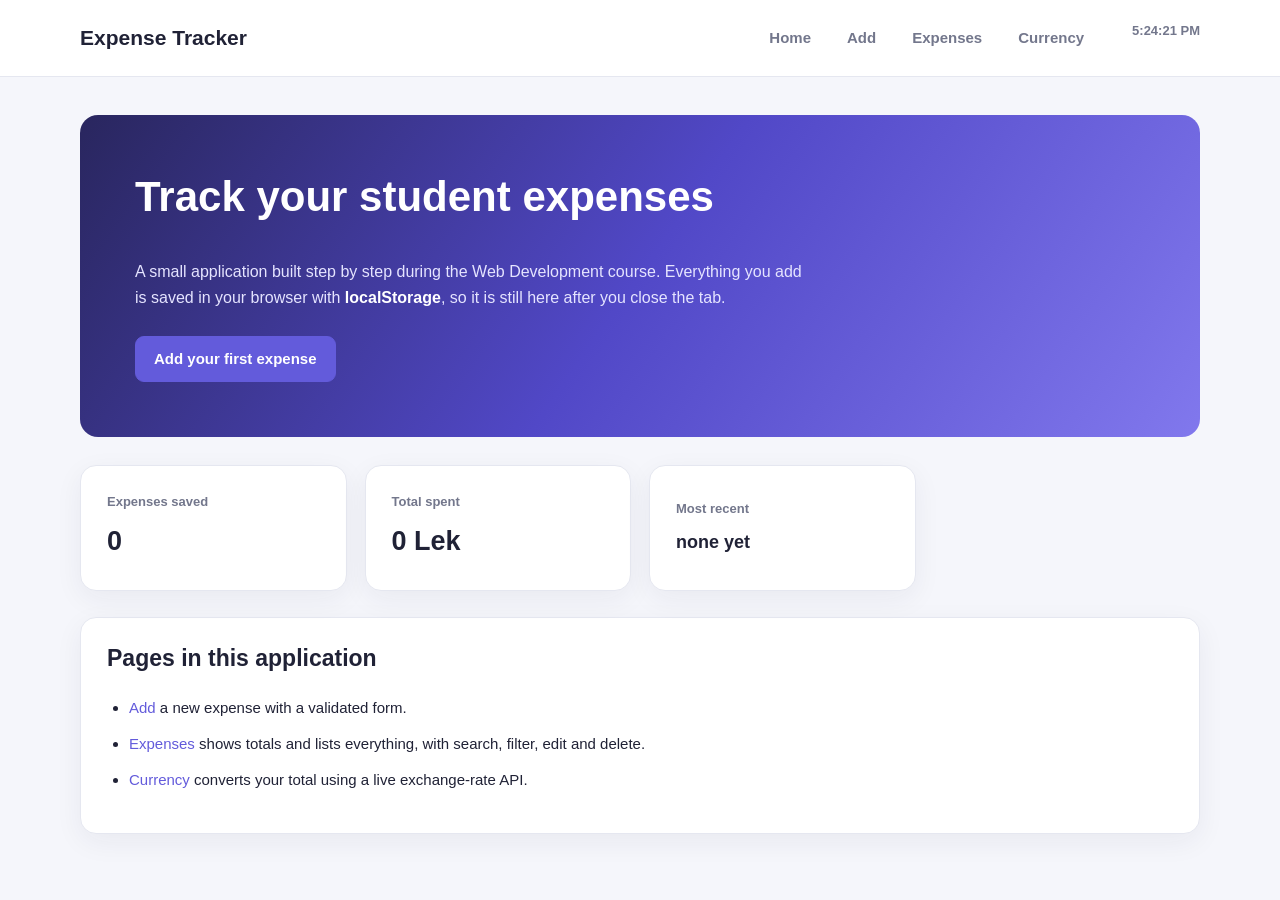
<file: index.html>
<!DOCTYPE html>
<html lang="en">
<head>
  <meta charset="UTF-8">
  <meta name="viewport" content="width=device-width, initial-scale=1.0">
  <link rel="stylesheet" href="css/style.css">
  <title>Expense Tracker</title>
</head>
<body>

    <script src="js/storage.js" defer></script>
    <script src="js/common.js" defer></script>
    <script src="js/index.js" defer></script>

  <header class="site-header">
    <div class="container header-row">
      <a class="brand" href="index.html">Expense Tracker</a>
      <nav class="nav">
        <a href="index.html">Home</a>
        <a href="add.html">Add</a>
        <a href="expenses.html">Expenses</a>
        <a href="currency.html">Currency</a>
      </nav>
      <p class="clock" id="clock">--:--:--</p>
    </div>
  </header>

  <main class="container page">

    <section class="hero">
      <h1>Track your student expenses</h1>
      <p>
        A small application built step by step during the Web Development course.
        Everything you add is saved in your browser with <strong>localStorage</strong>,
        so it is still here after you close the tab.
      </p>
      <a class="btn btn-primary btn-inline" href="add.html">Add your first expense</a>
    </section>

    <!-- Quick stats filled by js/index.js -->
    <section class="stats">
      <div class="card stat">
        <span class="stat-label">Expenses saved</span>
        <span class="stat-value" id="stat-count">0</span>
      </div>
      <div class="card stat">
        <span class="stat-label">Total spent</span>
        <span class="stat-value" id="stat-total">0 Lek</span>
      </div>
      <div class="card stat">
        <span class="stat-label">Most recent</span>
        <span class="stat-value stat-small" id="stat-latest">none yet</span>
      </div>
    </section>

    <section class="card">
      <h2>Pages in this application</h2>
      <ul class="page-list">
        <li><a href="add.html">Add</a> a new expense with a validated form.</li>
        <li><a href="expenses.html">Expenses</a> shows totals and lists everything, with search, filter, edit and delete.</li>
        <li><a href="currency.html">Currency</a> converts your total using a live exchange-rate API.</li>
      </ul>
    </section>

  </main>

  <div class="toast" id="toast"></div>
</body>
</html>
</file>
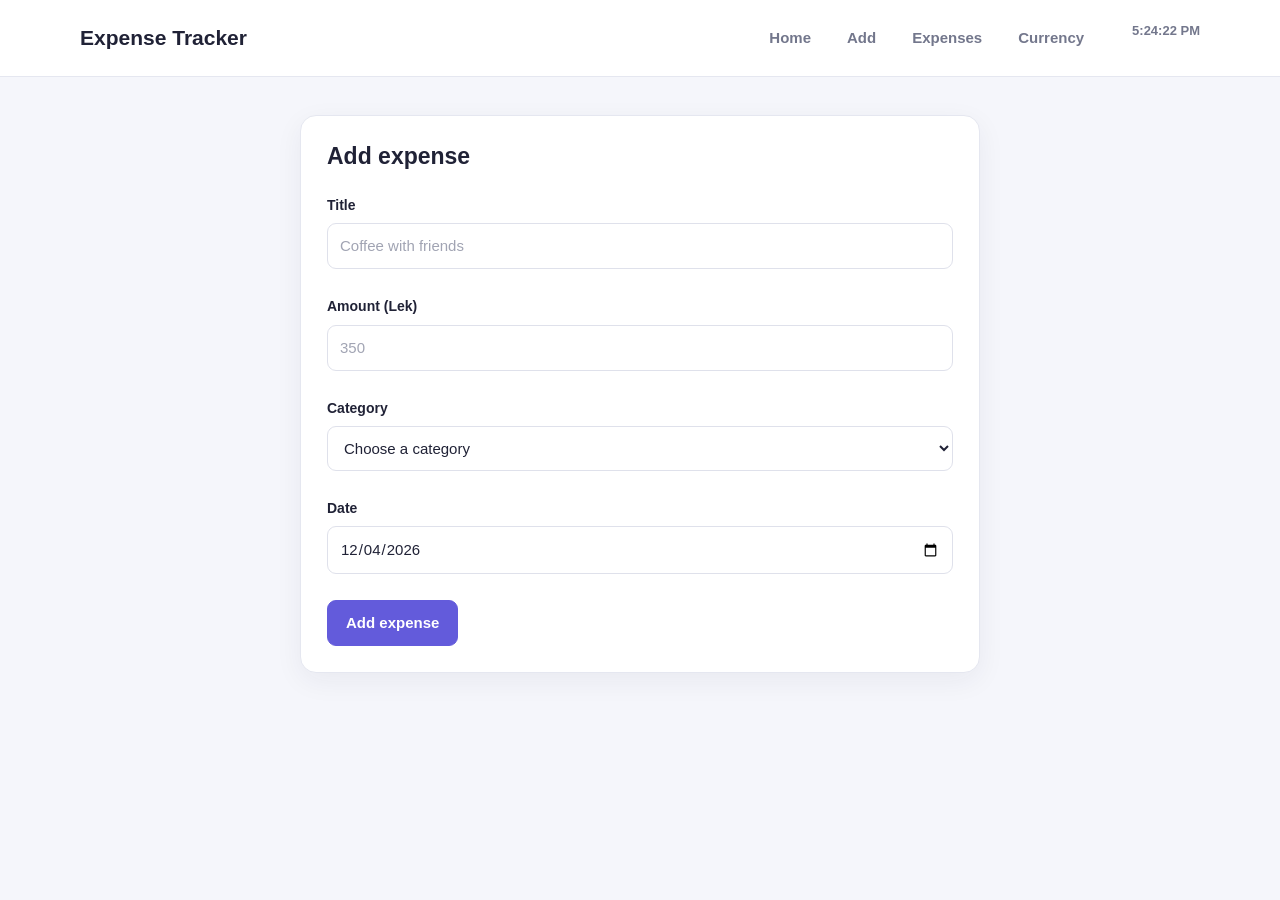
<file: add.html>
<!DOCTYPE html>
<html lang="en">
<head>
  <meta charset="UTF-8">
  <meta name="viewport" content="width=device-width, initial-scale=1.0">
  <link rel="stylesheet" href="css/style.css">
  <title>Add expense</title>
</head>
<body>

    <script src="js/storage.js" defer></script>
    <script src="js/common.js" defer></script>
    <script src="js/add.js" defer></script>

  <header class="site-header">
    <div class="container header-row">
      <a class="brand" href="index.html">Expense Tracker</a>
      <nav class="nav">
        <a href="index.html">Home</a>
        <a href="add.html">Add</a>
        <a href="expenses.html">Expenses</a>
        <a href="currency.html">Currency</a>
      </nav>
      <p class="clock" id="clock">--:--:--</p>
    </div>
  </header>

  <main class="container page narrow">

    <section class="card">
      <h2>Add expense</h2>

      <form id="expense-form" novalidate>
        <div class="field">
          <label for="title">Title</label>
          <input type="text" id="title" name="title" placeholder="Coffee with friends" required>
          <small class="error" data-for="title"></small>
        </div>

        <div class="field">
          <label for="amount">Amount (Lek)</label>
          <input type="number" id="amount" name="amount" min="1" step="1" placeholder="350" required>
          <small class="error" data-for="amount"></small>
        </div>

        <div class="field">
          <label for="category">Category</label>
          <select id="category" name="category" required>
            <option value="">Choose a category</option>
            <option value="Food">Food</option>
            <option value="Transport">Transport</option>
            <option value="Books">Books</option>
            <option value="Rent">Rent</option>
            <option value="Fun">Fun</option>
            <option value="Other">Other</option>
          </select>
          <small class="error" data-for="category"></small>
        </div>

        <div class="field">
          <label for="date">Date</label>
          <input type="date" id="date" name="date" required>
          <small class="error" data-for="date"></small>
        </div>

        <button type="submit" class="btn btn-primary">Add expense</button>
      </form>
    </section>

    <!-- Hidden until the first expense is added on this visit -->
    <section class="card" id="recent" style="display: none;">
      <h2>Added just now</h2>
      <ul class="simple-list" id="recent-list"></ul>
      <p class="hint">See all expenses on the <a href="expenses.html">Expenses</a> page.</p>
    </section>

  </main>

  <div class="toast" id="toast"></div>

</body>
</html>
</file>
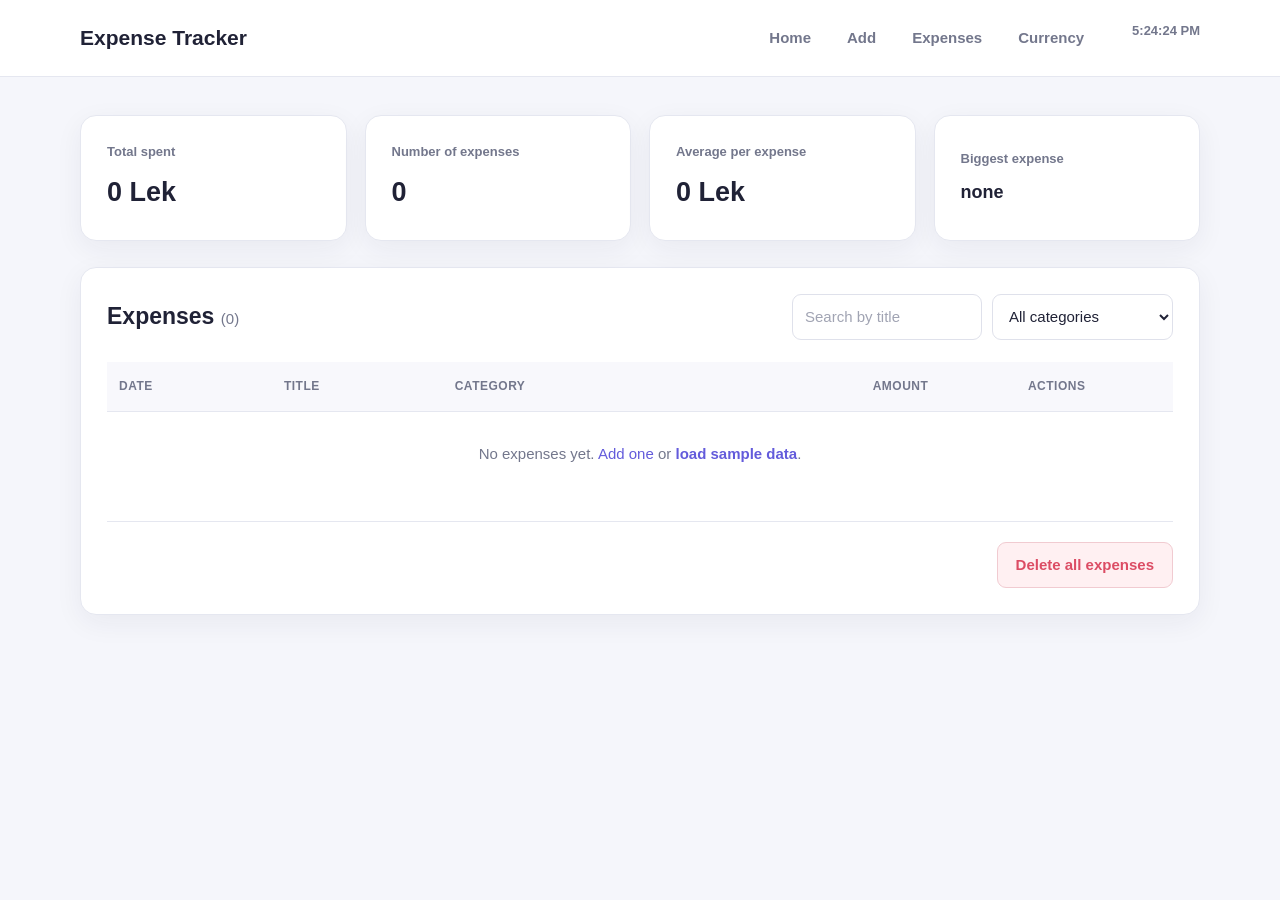
<file: expenses.html>
<!DOCTYPE html>
<html lang="en">
<head>
  <meta charset="UTF-8">
  <meta name="viewport" content="width=device-width, initial-scale=1.0">
  <link rel="stylesheet" href="css/style.css">
  <title>Expenses</title>
</head>
<body>

    <script src="js/storage.js" defer></script>
    <script src="js/common.js" defer></script>
    <script src="js/expenses.js" defer></script>

  <header class="site-header">
    <div class="container header-row">
      <a class="brand" href="index.html">Expense Tracker</a>
      <nav class="nav">
        <a href="index.html">Home</a>
        <a href="add.html">Add</a>
        <a href="expenses.html">Expenses</a>
        <a href="currency.html">Currency</a>
      </nav>
      <p class="clock" id="clock">--:--:--</p>
    </div>
  </header>

  <main class="container page">

    <!-- Quick stats, updated by js/expenses.js -->
    <section class="stats">
      <div class="card stat">
        <span class="stat-label">Total spent</span>
        <span class="stat-value" id="stat-total">0 Lek</span>
      </div>
      <div class="card stat">
        <span class="stat-label">Number of expenses</span>
        <span class="stat-value" id="stat-count">0</span>
      </div>
      <div class="card stat">
        <span class="stat-label">Average per expense</span>
        <span class="stat-value" id="stat-average">0 Lek</span>
      </div>
      <div class="card stat">
        <span class="stat-label">Biggest expense</span>
        <span class="stat-value stat-small" id="stat-biggest">none</span>
      </div>
    </section>

    <section class="card">
      <div class="toolbar">
        <h2>Expenses <span class="count" id="count"></span></h2>
        <div class="toolbar-controls">
          <input type="search" id="search" placeholder="Search by title">
          <select id="filter-category">
            <option value="">All categories</option>
            <option value="Food">Food</option>
            <option value="Transport">Transport</option>
            <option value="Books">Books</option>
            <option value="Rent">Rent</option>
            <option value="Fun">Fun</option>
            <option value="Other">Other</option>
          </select>
        </div>
      </div>

      <table class="expense-table">
        <thead>
          <tr>
            <th>Date</th>
            <th>Title</th>
            <th>Category</th>
            <th class="num">Amount</th>
            <th class="actions">Actions</th>
          </tr>
        </thead>
        <tbody id="expense-list">
          <!-- rows are rendered by js/expenses.js -->
        </tbody>
      </table>

      <p class="empty" id="empty-message">
        No expenses yet. <a href="add.html">Add one</a> or
        <button type="button" class="link-btn" id="load-sample">load sample data</button>.
      </p>

      <div class="danger-zone">
        <button type="button" class="btn btn-danger" id="clear-all">Delete all expenses</button>
      </div>
    </section>

  </main>

  <!-- Edit modal: hidden until JavaScript adds the "open" class -->
  <div class="modal-overlay" id="edit-modal">
    <div class="modal">
      <h2>Edit expense</h2>
      <form id="edit-form" novalidate>
        <input type="hidden" id="edit-id">

        <div class="field">
          <label for="edit-title">Title</label>
          <input type="text" id="edit-title" name="title" required>
          <small class="error" data-for="title"></small>
        </div>

        <div class="field">
          <label for="edit-amount">Amount (Lek)</label>
          <input type="number" id="edit-amount" name="amount" min="1" step="1" required>
          <small class="error" data-for="amount"></small>
        </div>

        <div class="field">
          <label for="edit-category">Category</label>
          <select id="edit-category" name="category" required>
            <option value="Food">Food</option>
            <option value="Transport">Transport</option>
            <option value="Books">Books</option>
            <option value="Rent">Rent</option>
            <option value="Fun">Fun</option>
            <option value="Other">Other</option>
          </select>
          <small class="error" data-for="category"></small>
        </div>

        <div class="field">
          <label for="edit-date">Date</label>
          <input type="date" id="edit-date" name="date" required>
          <small class="error" data-for="date"></small>
        </div>

        <div class="modal-actions">
          <button type="button" class="btn" id="cancel-edit">Cancel</button>
          <button type="submit" class="btn btn-primary">Save changes</button>
        </div>
      </form>
    </div>
  </div>

  <div class="toast" id="toast"></div>
</body>
</html>
</file>
<file: css/style.css>
/* ================================
   EXPENSE TRACKER - STYLE.CSS
================================ */

/* 1. Global styles */
:root {
  --primary: #635bdb;
  --primary-dark: #5148c7;
  --background: #f5f6fb;
  --white: #ffffff;
  --text: #202236;
  --muted: #73778c;
  --border: #e5e7f0;
  --danger: #dc4c64;
  --success: #21875a;
  --shadow: 0 8px 28px rgba(31, 35, 70, 0.06);
}

* {
  box-sizing: border-box;
}

body {
  margin: 0;
  background: var(--background);
  color: var(--text);
  font-family: Arial, sans-serif;
  font-size: 15px;
  line-height: 1.6;
}

button,
input,
select {
  font: inherit;
}

a {
  color: var(--primary);
  text-decoration: none;
}

a:hover {
  color: var(--primary-dark);
}

/* 2. Layout */
.container {
  width: min(1120px, calc(100% - 40px));
  margin: 0 auto;
}

.page {
  padding-top: 38px;
  padding-bottom: 60px;
}

.page.narrow {
  max-width: 680px;
}

/* 3. Header and navigation */
.site-header {
  position: sticky;
  top: 0;
  z-index: 10;
  background: white;
  border-bottom: 1px solid var(--border);
}

.header-row {
  min-height: 76px;
  display: flex;
  align-items: center;
  gap: 25px;
}

.brand {
  color: var(--text);
  font-size: 21px;
  font-weight: bold;
}

.nav {
  display: flex;
  align-items: center;
  gap: 10px;
  margin-left: auto;
}

.nav a {
  padding: 9px 13px;
  border-radius: 8px;
  color: var(--muted);
  font-weight: bold;
}

.nav a:hover {
  background: #eeedff;
  color: var(--primary);
}

.clock {
  margin-left: 10px;
  color: var(--muted);
  font-size: 13px;
  font-weight: bold;
  white-space: nowrap;
}

/* 4. Headings */
h1,
h2,
h3 {
  line-height: 1.3;
  color: var(--text);
}

h1 {
  font-size: 42px;
}

h2 {
  margin-top: 0;
  margin-bottom: 22px;
  font-size: 23px;
}

p {
  margin-top: 0;
}

/* 5. Cards */
.card {
  padding: 26px;
  background: var(--white);
  border: 1px solid var(--border);
  border-radius: 16px;
  box-shadow: var(--shadow);
}

.page > section + section {
  margin-top: 24px;
}

/* 6. Homepage hero */
.hero {
  padding: 55px;
  margin-bottom: 28px;
  border-radius: 18px;
  background: linear-gradient(125deg, #29265e, #5148c7, #8178ed);
  color: white;
}

.hero h1 {
  max-width: 650px;
  margin-top: 0;
  color: white;
}

.hero p {
  max-width: 680px;
  margin-bottom: 25px;
  color: #e5e4ff;
  font-size: 16px;
}

.hero strong {
  color: white;
}

/* 7. Buttons */
.btn {
  display: inline-flex;
  min-height: 44px;
  align-items: center;
  justify-content: center;
  padding: 10px 18px;
  border: 1px solid var(--border);
  border-radius: 9px;
  background: white;
  color: var(--text);
  cursor: pointer;
  font-weight: bold;
  transition: 0.2s;
}

.btn:hover {
  transform: translateY(-1px);
  background: #f5f5ff;
}

.btn-primary {
  border-color: var(--primary);
  background: var(--primary);
  color: white;
}

.btn-primary:hover {
  border-color: var(--primary-dark);
  background: var(--primary-dark);
  color: white;
}

.btn-danger {
  border-color: #f1cbd1;
  background: #fff0f2;
  color: var(--danger);
}

.btn-danger:hover {
  background: var(--danger);
  color: white;
}

.btn-inline {
  display: inline-flex;
}

/* 8. Statistics */
.stats {
  display: grid;
  grid-template-columns: repeat(4, 1fr);
  gap: 18px;
  margin-bottom: 26px;
}

.stat {
  display: flex;
  min-height: 120px;
  flex-direction: column;
  justify-content: center;
  gap: 8px;
}

.stat-label {
  color: var(--muted);
  font-size: 13px;
  font-weight: bold;
}

.stat-value {
  color: var(--text);
  font-size: 27px;
  font-weight: bold;
  overflow-wrap: anywhere;
}

.stat-small {
  font-size: 18px;
}

/* 9. Forms */
.field {
  display: flex;
  flex-direction: column;
  gap: 7px;
  margin-bottom: 19px;
}

.field label {
  font-size: 14px;
  font-weight: bold;
}

input,
select,
textarea {
  width: 100%;
  min-height: 45px;
  padding: 10px 12px;
  border: 1px solid #dfe1eb;
  border-radius: 9px;
  outline: none;
  background: white;
  color: var(--text);
  transition: 0.2s;
}

input:focus,
select:focus,
textarea:focus {
  border-color: var(--primary);
  box-shadow: 0 0 0 3px rgba(99, 91, 219, 0.12);
}

input::placeholder {
  color: #a1a4b3;
}

.error {
  min-height: 0;
  color: var(--danger);
  font-size: 12px;
}

.error:not(:empty) {
  margin-top: 2px;
}

/* 10. Toolbar and search */
.toolbar {
  display: flex;
  align-items: center;
  justify-content: space-between;
  gap: 20px;
  margin-bottom: 22px;
}

.toolbar h2 {
  margin: 0;
}

.toolbar-controls {
  display: flex;
  gap: 10px;
}

.toolbar-controls input {
  min-width: 190px;
}

.toolbar-controls select {
  min-width: 155px;
}

.count {
  color: var(--muted);
  font-size: 15px;
  font-weight: normal;
}

/* 11. Expenses table */
.expense-table {
  width: 100%;
  border-collapse: collapse;
  text-align: left;
}

.expense-table th,
.expense-table td {
  padding: 15px 12px;
  border-bottom: 1px solid var(--border);
}

.expense-table th {
  background: #f8f8fc;
  color: var(--muted);
  font-size: 12px;
  text-transform: uppercase;
  letter-spacing: 0.5px;
}

.expense-table td {
  font-size: 14px;
}

.expense-table tbody tr:hover {
  background: #fafaff;
}

.expense-table .num {
  text-align: right;
}

.expense-table .actions {
  text-align: center;
  white-space: nowrap;
}

/* Buttons inside table */
.expense-table .btn {
  min-height: 32px;
  padding: 5px 10px;
  margin: 2px;
  font-size: 12px;
}

/* 12. Empty state */
.empty {
  padding: 30px 10px;
  color: var(--muted);
  text-align: center;
}

.link-btn {
  padding: 0;
  border: none;
  background: none;
  color: var(--primary);
  cursor: pointer;
  font-weight: bold;
}

.link-btn:hover {
  color: var(--primary-dark);
  text-decoration: underline;
}

/* 13. Page lists */
.page-list {
  padding-left: 22px;
}

.page-list li {
  margin-bottom: 12px;
}

.hint {
  margin-top: 18px;
  color: var(--muted);
  font-size: 13px;
}

/* 14. Delete section */
.danger-zone {
  display: flex;
  justify-content: flex-end;
  margin-top: 25px;
  padding-top: 20px;
  border-top: 1px solid var(--border);
}

/* 15. Modal */
.modal-overlay {
  position: fixed;
  inset: 0;
  z-index: 100;
  display: none;
  align-items: center;
  justify-content: center;
  padding: 20px;
  background: rgba(20, 22, 45, 0.55);
}

.modal-overlay.open {
  display: flex;
}

.modal {
  width: 100%;
  max-width: 500px;
  max-height: 90vh;
  overflow-y: auto;
  padding: 28px;
  border-radius: 16px;
  background: white;
  box-shadow: 0 22px 70px rgba(22, 25, 55, 0.22);
}

.modal h2 {
  margin-bottom: 24px;
}

.modal-actions {
  display: flex;
  justify-content: flex-end;
  gap: 10px;
  margin-top: 25px;
}

/* 16. Toast notifications */
.toast {
  position: fixed;
  right: 25px;
  bottom: 25px;
  z-index: 200;
  max-width: calc(100% - 40px);
  padding: 13px 20px;
  border-radius: 10px;
  background: #29265e;
  color: white;
  box-shadow: var(--shadow);
  opacity: 0;
  pointer-events: none;
  transform: translateY(15px);
  transition: 0.3s;
}

.toast.show {
  opacity: 1;
  transform: translateY(0);
}

/* 17. Currency page helpers */
.currency-form {
  display: grid;
  grid-template-columns: 1fr 1fr;
  gap: 15px;
}

.currency-result {
  margin-top: 20px;
  padding: 20px;
  border-radius: 12px;
  background: #eeedff;
  color: var(--primary-dark);
  font-size: 20px;
  font-weight: bold;
}

.hint,
.empty {
  line-height: 1.6;
}

/* 18. Responsive design */
@media (max-width: 850px) {
  .stats {
    grid-template-columns: repeat(2, 1fr);
  }

  .header-row {
    flex-wrap: wrap;
    gap: 10px;
    padding-top: 12px;
    padding-bottom: 12px;
  }

  .brand {
    margin-right: auto;
  }

  .nav {
    order: 3;
    width: 100%;
    justify-content: center;
    margin: 0;
  }

  .clock {
    margin-left: 0;
  }

  .toolbar {
    align-items: stretch;
    flex-direction: column;
  }

  .toolbar-controls {
    width: 100%;
  }

  .toolbar-controls input,
  .toolbar-controls select {
    min-width: 0;
  }
}

@media (max-width: 600px) {
  .container {
    width: calc(100% - 24px);
  }

  .page {
    padding-top: 22px;
  }

  .card {
    padding: 18px;
  }

  .hero {
    padding: 30px 22px;
  }

  .hero h1 {
    font-size: 31px;
  }

  .stats {
    gap: 10px;
  }

  .stat {
    min-height: 105px;
    padding: 15px;
  }

  .stat-value {
    font-size: 22px;
  }

  .nav {
    gap: 2px;
  }

  .nav a {
    padding: 8px;
    font-size: 13px;
  }

  .toolbar-controls {
    flex-direction: column;
  }

  /* Allow the table to scroll horizontally on small screens */
  .expense-table {
    min-width: 650px;
  }

  .card:has(.expense-table) {
    overflow-x: auto;
  }

  .currency-form {
    grid-template-columns: 1fr;
  }

  .modal {
    padding: 20px;
  }

  .toast {
    right: 12px;
    bottom: 12px;
  }
}

/* 19. Accessibility */
button:focus-visible,
a:focus-visible,
input:focus-visible,
select:focus-visible {
  outline: 3px solid rgba(99, 91, 219, 0.3);
  outline-offset: 2px;
}

@media (prefers-reduced-motion: reduce) {
  *,
  *::before,
  *::after {
    scroll-behavior: auto !important;
    transition-duration: 0.01ms !important;
    animation-duration: 0.01ms !important;
  }
}
</file>
